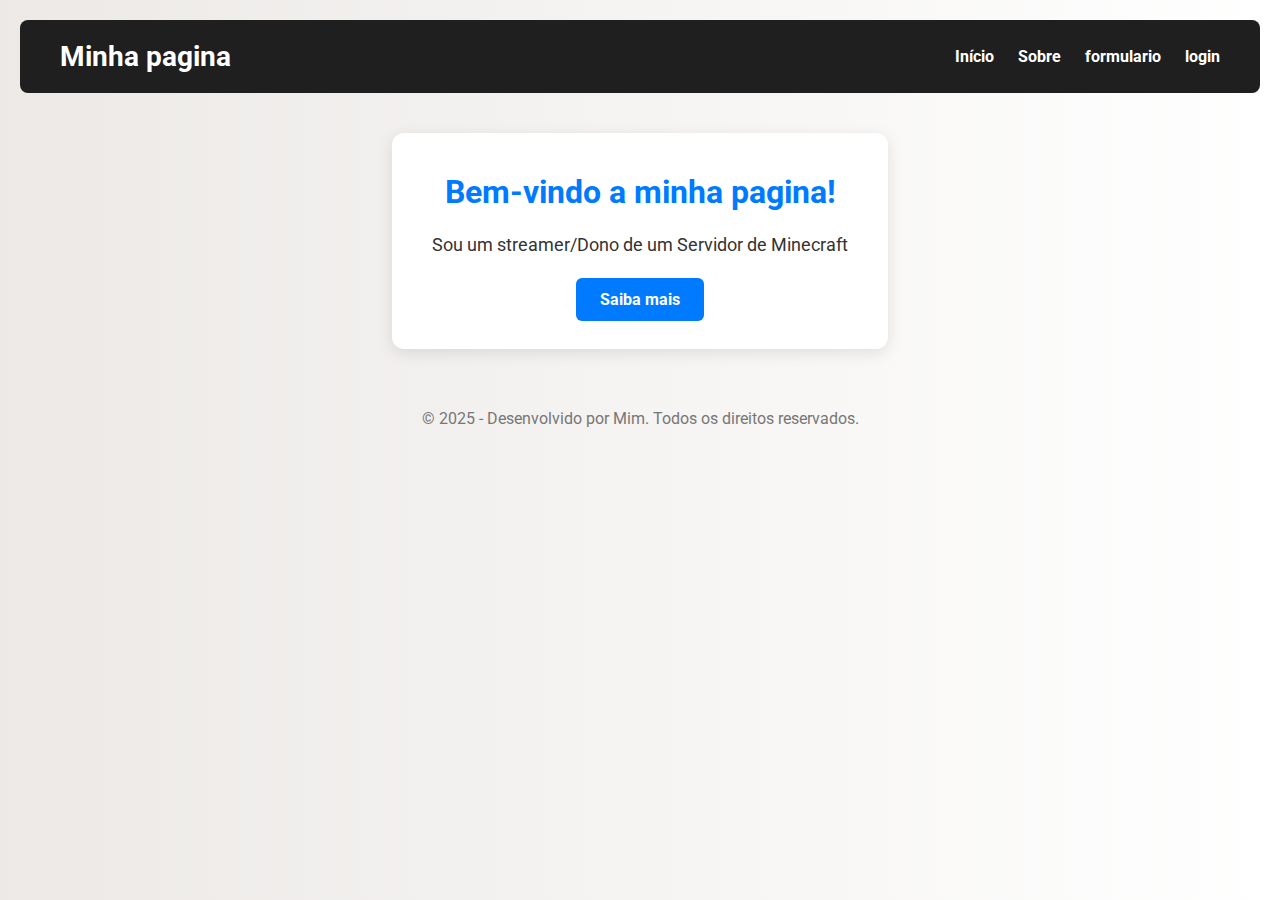
<file: index.html>
<!DOCTYPE html>
<html lang="pt-BR">
<head>
  <meta charset="UTF-8" />
  <meta name="viewport" content="width=device-width, initial-scale=1.0"/>
  <title>Pagina Principal</title>
  <link href="https://fonts.googleapis.com/css2?family=Roboto:wght@400;700&display=swap" rel="stylesheet">
  <style>
    * {
      margin: 0;
      padding: 0;
      box-sizing: border-box;
    }

    body {
      font-family: 'Roboto', sans-serif;
      background: linear-gradient(to right, #ece9e6, #ffffff);
      color: #333;
      padding: 20px;
    }

    header {
      background-color: #1f1f1f;
      color: white;
      padding: 20px 40px;
      border-radius: 8px;
      display: flex;
      justify-content: space-between;
      align-items: center;
    }

    header h1 {
      font-size: 28px;
    }

    nav a {
      margin-left: 20px;
      text-decoration: none;
      color: white;
      font-weight: bold;
      transition: color 0.3s;
    }

    nav a:hover {
      color: #f39c12;
    }

    main {
      margin-top: 40px;
      display: flex;
      flex-direction: column;
      align-items: center;
      text-align: center;
    }

    .hero {
      background-color: white;
      padding: 40px;
      border-radius: 12px;
      box-shadow: 0 4px 16px rgba(0, 0, 0, 0.1);
      max-width: 800px;
    }

    .hero h2 {
      font-size: 32px;
      margin-bottom: 20px;
      color: #007bff;
    }

    .hero p {
      font-size: 18px;
      line-height: 1.6;
      margin-bottom: 30px;
    }

    .btn {
      padding: 12px 24px;
      background-color: #007bff;
      color: white;
      text-decoration: none;
      border-radius: 6px;
      font-weight: bold;
      transition: background-color 0.3s;
    }

    .btn:hover {
      background-color: #0056b3;
    }

    footer {
      margin-top: 60px;
      text-align: center;
      color: #777;
    }

    @media (max-width: 600px) {
      header {
        flex-direction: column;
        align-items: flex-start;
      }

      nav {
        margin-top: 10px;
      }

      nav a {
        display: inline-block;
        margin: 5px 10px 0 0;
      }
    }
  </style>
</head>
<body>

  <header>
    <h1>Minha pagina</h1>
    <nav>
      <a href="index.html">Início</a>
      <a href="pagina1.html">Sobre</a>
      <a href="formulário.html">formulario</a>
      <a href="login.html">login</a>
    </nav>
  </header>

  <main>
    <section class="hero">
      <h2>Bem-vindo a minha pagina!</h2>
      <p>Sou um streamer/Dono de um Servidor de Minecraft</p>
      <a href="pagina1.html" class="btn">Saiba mais</a>
    </section>
  </main>

  <footer>
    <p>© 2025 - Desenvolvido por Mim. Todos os direitos reservados.</p>
  </footer>

</body>
</html>
</file>
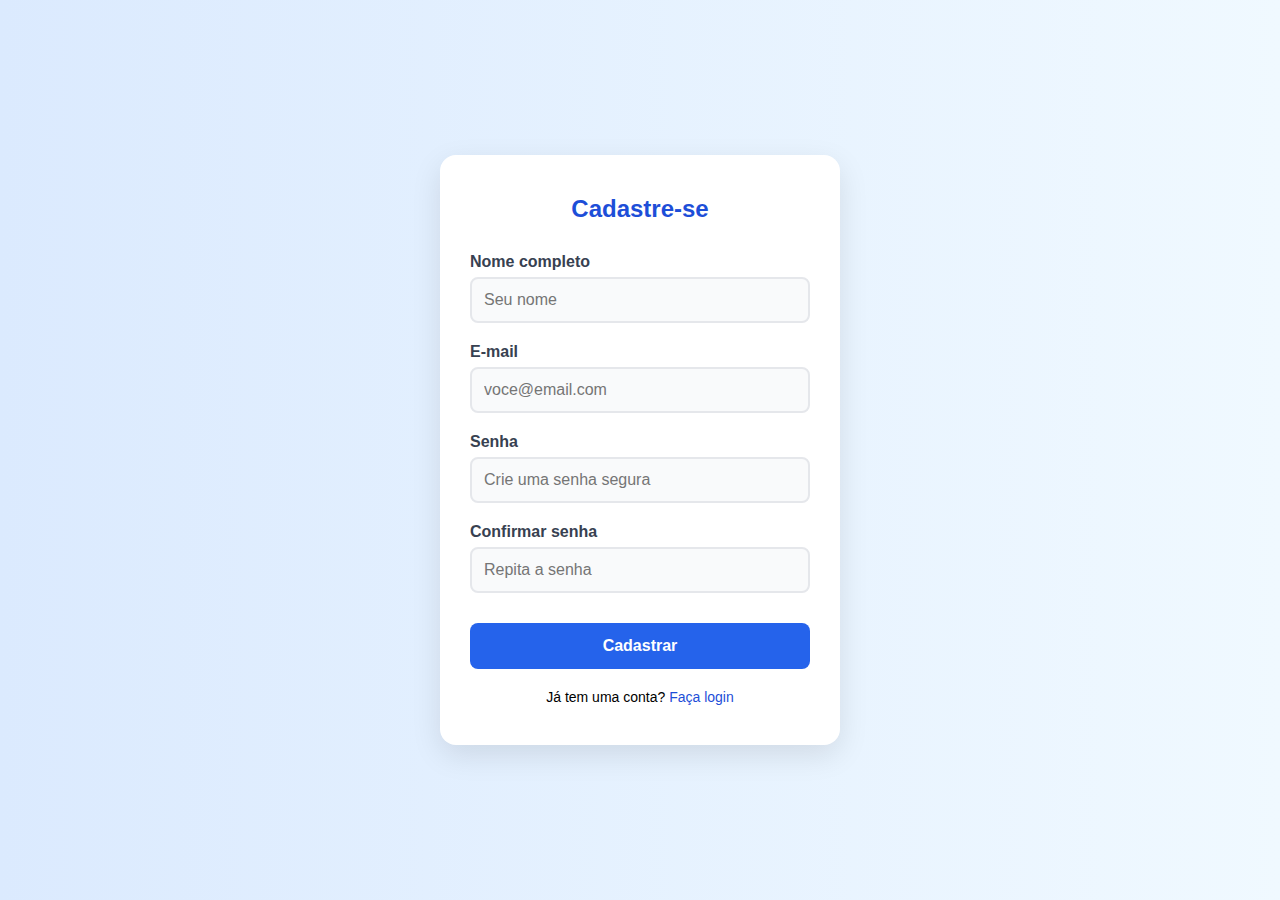
<file: cadastro.html>
<!DOCTYPE html>
<html lang="pt-BR">
<head>
  <meta charset="UTF-8" />
  <meta name="viewport" content="width=device-width, initial-scale=1.0"/>
  <title>Criar Conta</title>
  <link rel="stylesheet" href="auth.css" />
</head>
<body>

  <div class="auth-container">
    <h2>Cadastre-se</h2>
    <form action="#" method="POST">

      <div class="input-group">
        <label for="nome">Nome completo</label>
        <input type="text" id="nome" name="nome" placeholder="Seu nome" required />
      </div>

      <div class="input-group">
        <label for="email">E-mail</label>
        <input type="email" id="email" name="email" placeholder="voce@email.com" required />
      </div>

      <div class="input-group">
        <label for="senha">Senha</label>
        <input type="password" id="senha" name="senha" placeholder="Crie uma senha segura" required />
      </div>

      <div class="input-group">
        <label for="confirmar">Confirmar senha</label>
        <input type="password" id="confirmar" name="confirmar" placeholder="Repita a senha" required />
      </div>

      <button type="submit">Cadastrar</button>

      <p class="auth-link">
        Já tem uma conta? <a href="login.html">Faça login</a>
      </p>
    </form>
  </div>

</body>
</html>
</file>
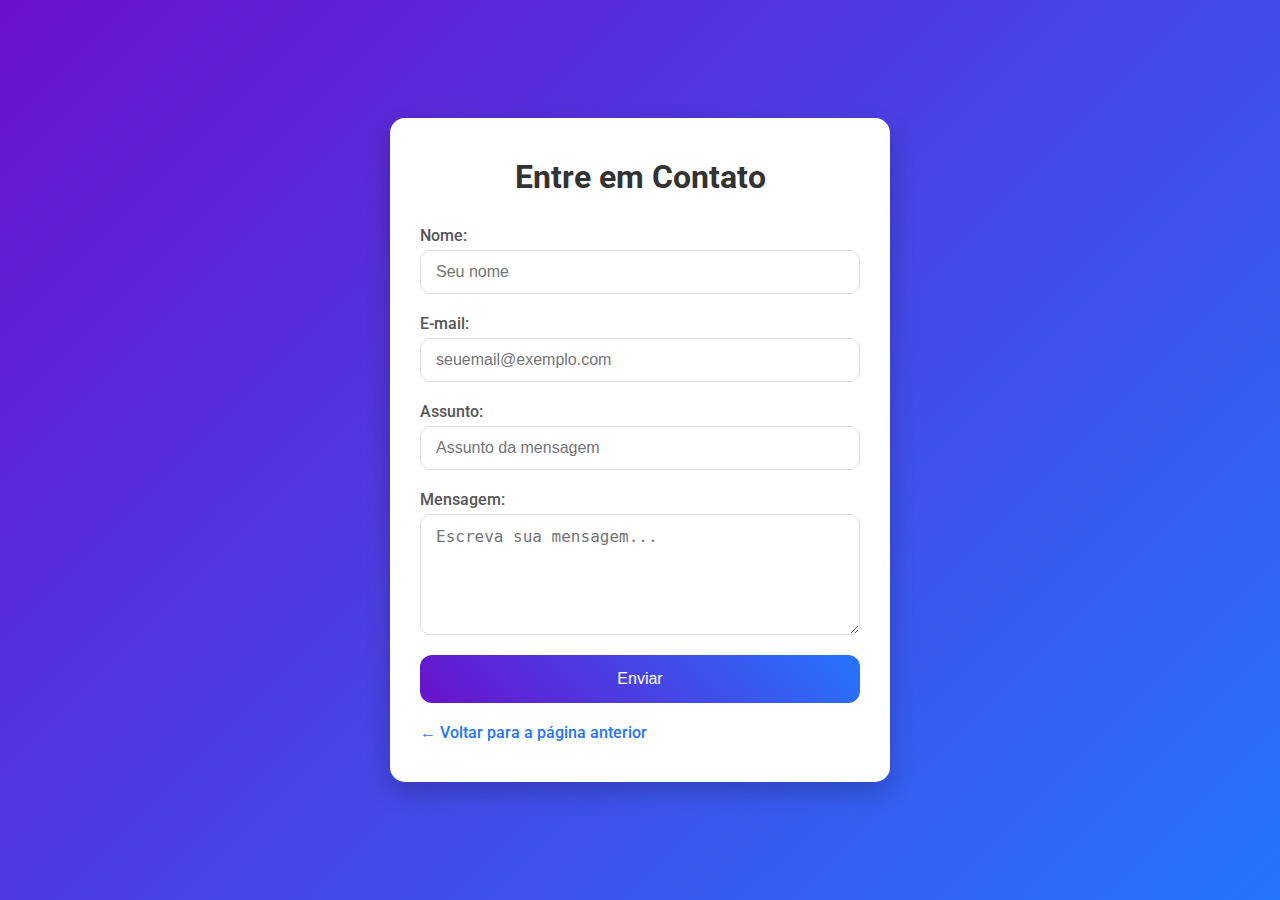
<file: contato.html>
<!DOCTYPE html>
<html lang="pt-BR">
<head>
    <meta charset="UTF-8">
    <meta name="viewport" content="width=device-width, initial-scale=1.0">
    <title>Contato</title>
    <link href="https://fonts.googleapis.com/css2?family=Roboto:wght@400;500;700&display=swap" rel="stylesheet">
    <style>
        * {
            box-sizing: border-box;
            margin: 0;
            padding: 0;
        }

        body {
            font-family: 'Roboto', sans-serif;
            background: linear-gradient(135deg, #6a11cb, #2575fc);
            height: 100vh;
            display: flex;
            justify-content: center;
            align-items: center;
        }

        .container {
            background: #fff;
            padding: 40px 30px;
            border-radius: 15px;
            box-shadow: 0 10px 25px rgba(0, 0, 0, 0.2);
            width: 100%;
            max-width: 500px;
            animation: fadeIn 1s ease forwards;
            position: relative;
        }

        @keyframes fadeIn {
            from { opacity: 0; transform: translateY(-20px); }
            to { opacity: 1; transform: translateY(0); }
        }

        h1 {
            text-align: center;
            color: #333;
            margin-bottom: 30px;
        }

        form {
            display: flex;
            flex-direction: column;
        }

        label {
            margin-bottom: 5px;
            font-weight: 500;
            color: #555;
        }

        input, textarea {
            padding: 12px 15px;
            margin-bottom: 20px;
            border: 1px solid #ddd;
            border-radius: 10px;
            font-size: 16px;
            transition: all 0.3s ease;
        }

        input:focus, textarea:focus {
            border-color: #2575fc;
            box-shadow: 0 0 10px rgba(37, 117, 252, 0.3);
            outline: none;
        }

        button {
            padding: 15px;
            background: linear-gradient(45deg, #6a11cb, #2575fc);
            color: white;
            font-size: 16px;
            border: none;
            border-radius: 12px;
            cursor: pointer;
            transition: all 0.3s ease;
        }

        button:hover {
            transform: scale(1.05);
            box-shadow: 0 8px 20px rgba(0, 0, 0, 0.3);
        }

        .success-message {
            display: none;
            margin-top: 20px;
            text-align: center;
            color: #28a745;
            font-weight: 500;
            animation: popUp 0.5s ease forwards;
        }

        @keyframes popUp {
            from { opacity: 0; transform: scale(0.8); }
            to { opacity: 1; transform: scale(1); }
        }

        .back-link {
            display: inline-block;
            margin-top: 20px;
            text-decoration: none;
            color: #2575fc;
            font-weight: 500;
            transition: color 0.3s ease;
        }

        .back-link:hover {
            color: #6a11cb;
        }

    </style>
</head>
<body>

<div class="container">
    <h1>Entre em Contato</h1>
    <form id="contactForm">
        <label for="name">Nome:</label>
        <input type="text" id="name" name="name" placeholder="Seu nome" required>

        <label for="email">E-mail:</label>
        <input type="email" id="email" name="email" placeholder="seuemail@exemplo.com" required>

        <label for="subject">Assunto:</label>
        <input type="text" id="subject" name="subject" placeholder="Assunto da mensagem" required>

        <label for="message">Mensagem:</label>
        <textarea id="message" name="message" rows="5" placeholder="Escreva sua mensagem..." required></textarea>

        <button type="submit">Enviar</button>
        <p class="success-message" id="successMessage">Mensagem enviada com sucesso!</p>
    </form>

    <!-- Link para voltar -->
    <a href="pagina1.html" class="back-link">← Voltar para a página anterior</a>
</div>

<script>
    const form = document.getElementById('contactForm');
    const successMessage = document.getElementById('successMessage');

    form.addEventListener('submit', function(e) {
        e.preventDefault();
        
        // Aqui você pode integrar com backend ou email
        successMessage.style.display = 'block';

        // Limpa o formulário
        form.reset();

        // Oculta a mensagem após 3 segundos
        setTimeout(() => {
            successMessage.style.display = 'none';
        }, 3000);
    });
</script>

</body>
</html>
</file>
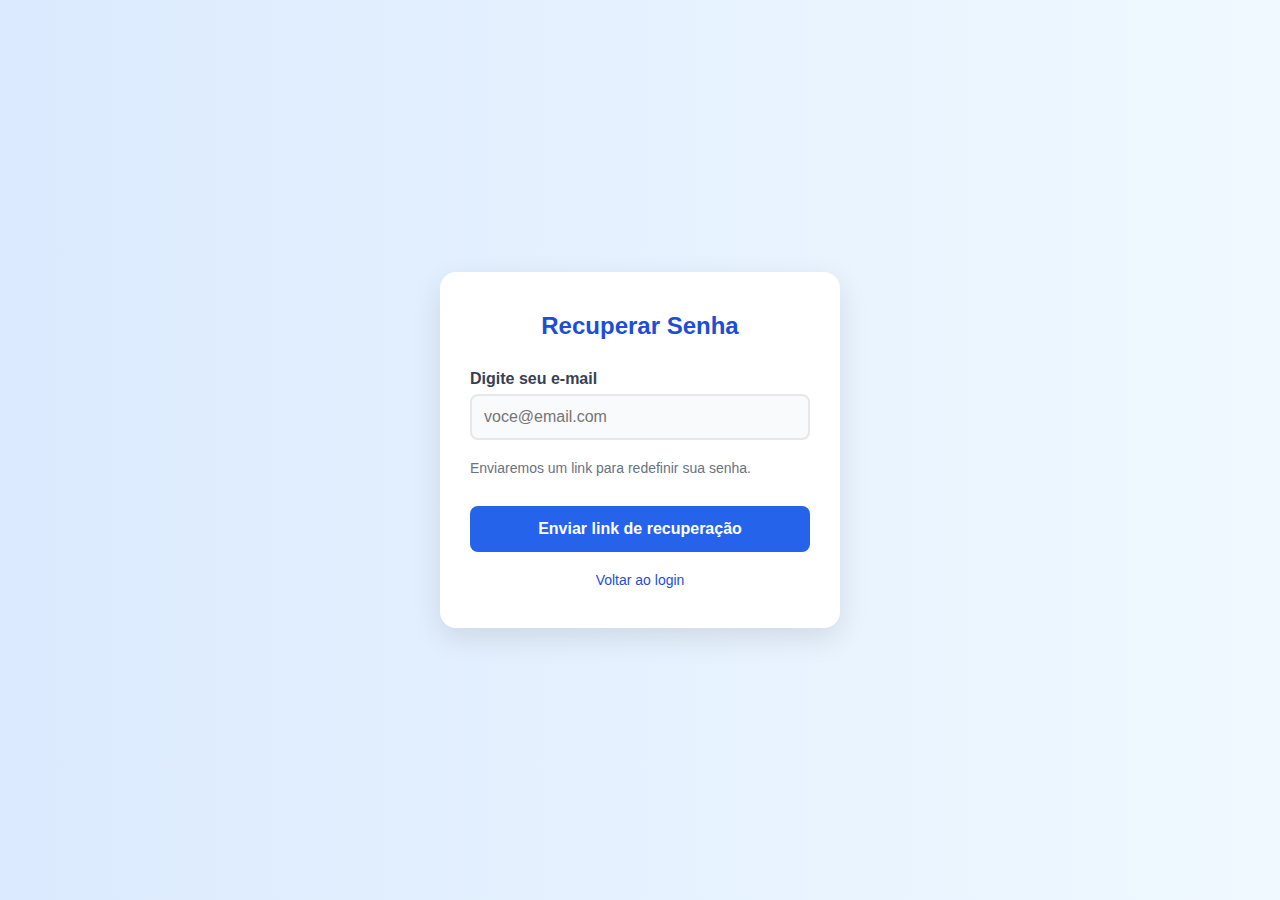
<file: esqueci-senha.html>
<!DOCTYPE html>
<html lang="pt-BR">
<head>
  <meta charset="UTF-8" />
  <meta name="viewport" content="width=device-width, initial-scale=1.0"/>
  <title>Recuperar Senha</title>
  <link rel="stylesheet" href="auth.css" />
</head>
<body>

  <div class="auth-container">
    <h2>Recuperar Senha</h2>
    <form action="#" method="POST">
      <div class="input-group">
        <label for="email">Digite seu e-mail</label>
        <input type="email" id="email" name="email" placeholder="voce@email.com" required />
      </div>

      <p class="info-text">Enviaremos um link para redefinir sua senha.</p>

      <button type="submit">Enviar link de recuperação</button>

      <p class="auth-link">
        <a href="login.html">Voltar ao login</a>
      </p>
    </form>
  </div>

</body>
</html>
</file>
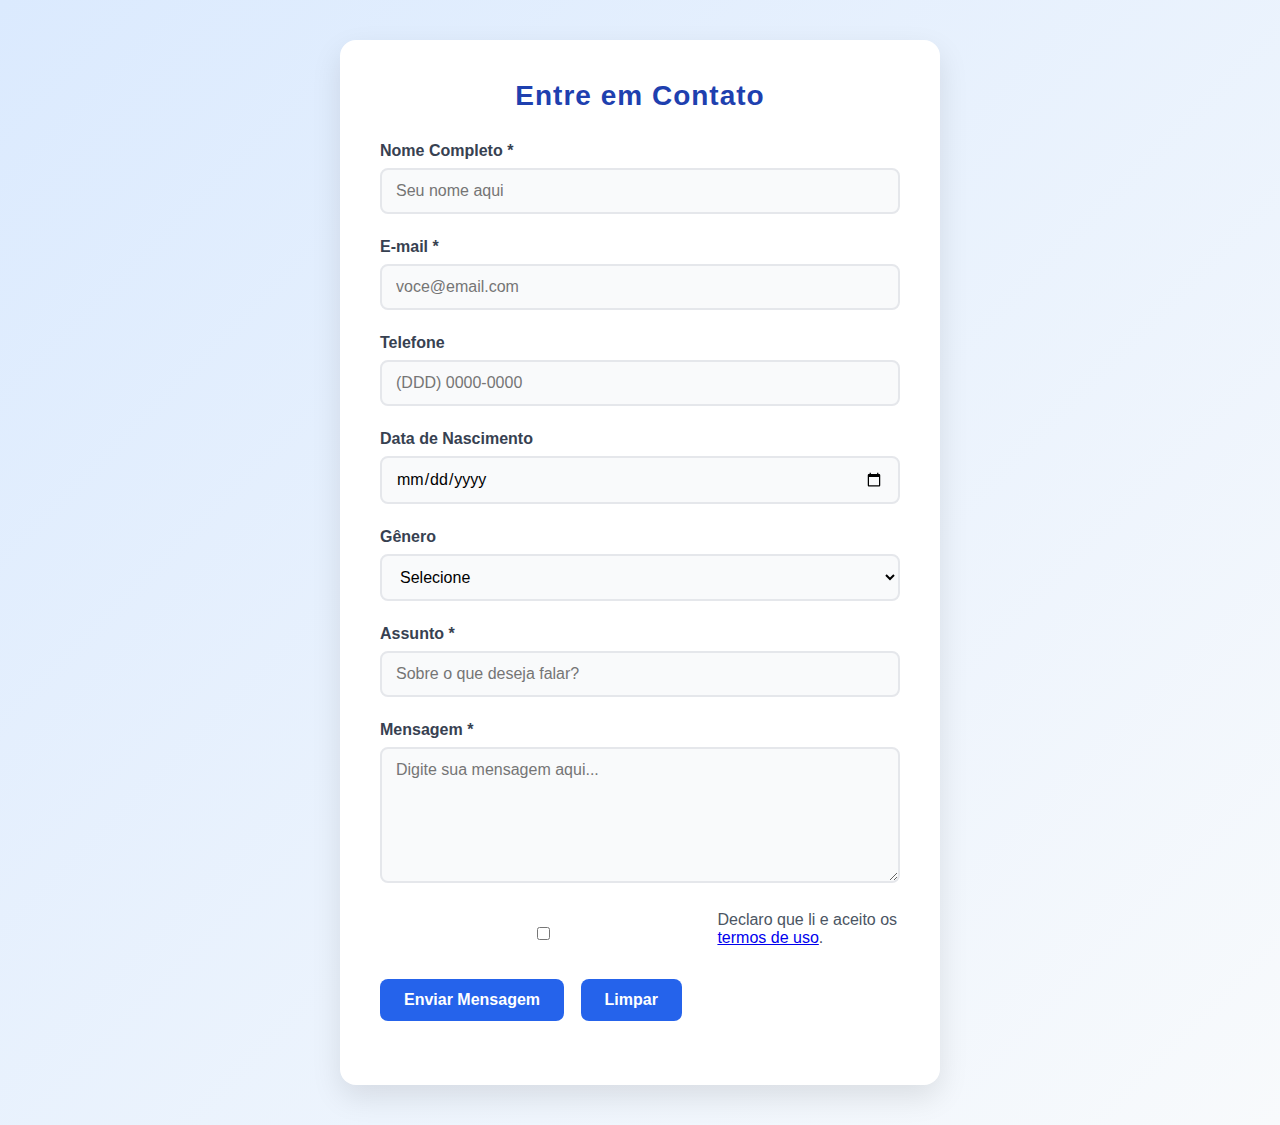
<file: formulário.html>
<!DOCTYPE html>
<html lang="pt-BR">
<head>
  <meta charset="UTF-8" />
  <meta name="viewport" content="width=device-width, initial-scale=1.0"/>
  <title>Formulário de Contato</title>
  <link rel="stylesheet" href="formulário.css" />
</head>
<body>

  <div class="container">
    <h1>Entre em Contato</h1>
    
    <form action="#" method="POST" aria-label="Formulário de Contato">
      
      <!-- Nome -->
      <div class="form-group">
        <label for="nome">Nome Completo <span aria-hidden="true">*</span></label>
        <input type="text" id="nome" name="nome" placeholder="Seu nome aqui" required />
      </div>

      <!-- Email -->
      <div class="form-group">
        <label for="email">E-mail <span aria-hidden="true">*</span></label>
        <input type="email" id="email" name="email" placeholder="voce@email.com" required />
      </div>

      <!-- Telefone -->
      <div class="form-group">
        <label for="telefone">Telefone</label>
        <input type="tel" id="telefone" name="telefone" placeholder="(DDD) 0000-0000" />
      </div>

      <!-- Data de Nascimento -->
      <div class="form-group">
        <label for="nascimento">Data de Nascimento</label>
        <input type="date" id="nascimento" name="nascimento" />
      </div>

      <!-- Gênero -->
      <div class="form-group">
        <label for="genero">Gênero</label>
        <select id="genero" name="genero">
          <option value="">Selecione</option>
          <option value="masculino">Masculino</option>
          <option value="feminino">Feminino</option>
          <option value="outro">Outro</option>
          <option value="nao-informar">Prefiro não informar</option>
        </select>
      </div>

      <!-- Assunto -->
      <div class="form-group">
        <label for="assunto">Assunto <span aria-hidden="true">*</span></label>
        <input type="text" id="assunto" name="assunto" placeholder="Sobre o que deseja falar?" required />
      </div>

      <!-- Mensagem -->
      <div class="form-group">
        <label for="mensagem">Mensagem <span aria-hidden="true">*</span></label>
        <textarea id="mensagem" name="mensagem" rows="6" placeholder="Digite sua mensagem aqui..." required></textarea>
      </div>

      <!-- Aceite de termos -->
      <div class="form-group checkbox">
        <input type="checkbox" id="aceite" name="aceite" required />
        <label for="aceite">Declaro que li e aceito os <a href="#">termos de uso</a>.</label>
      </div>

      <!-- Botões -->
      <div class="form-group">
        <button type="submit">Enviar Mensagem</button>
        <button type="reset">Limpar</button>
      </div>

    </form>
  </div>

</body>
</html>
</file>
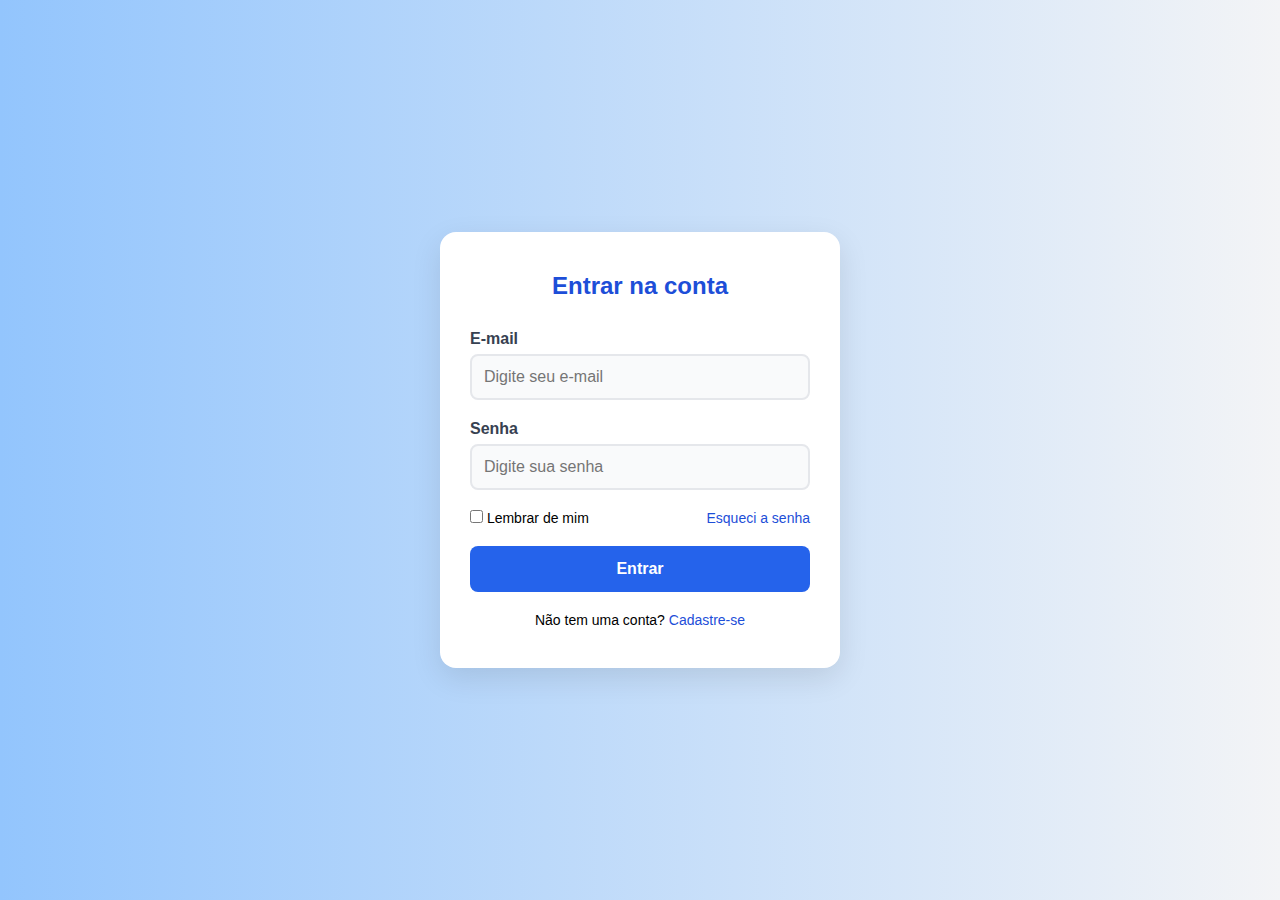
<file: login.html>
<!DOCTYPE html>
<html lang="pt-BR">
<head>
  <meta charset="UTF-8" />
  <meta name="viewport" content="width=device-width, initial-scale=1.0"/>
  <title>Login</title>
  <link rel="stylesheet" href="login.css" />
</head>
<body>

  <div class="login-container">
    <h2>Entrar na conta</h2>
    
    <form action="#" method="POST">
      <div class="input-group">
        <label for="email">E-mail</label>
        <input type="email" id="email" name="email" placeholder="Digite seu e-mail" required />
      </div>

      <div class="input-group">
        <label for="senha">Senha</label>
        <input type="password" id="senha" name="senha" placeholder="Digite sua senha" required />
      </div>

      <div class="actions">
        <label><input type="checkbox" name="lembrar"> Lembrar de mim</label>
        <a href="esqueci-senha.html">Esqueci a senha</a>
      </div>

      <button type="submit">Entrar</button>

      <p class="register">
        Não tem uma conta? <a href="cadastro.html">Cadastre-se</a>
      </p>
    </form>
  </div>

</body>
</html>
</file>
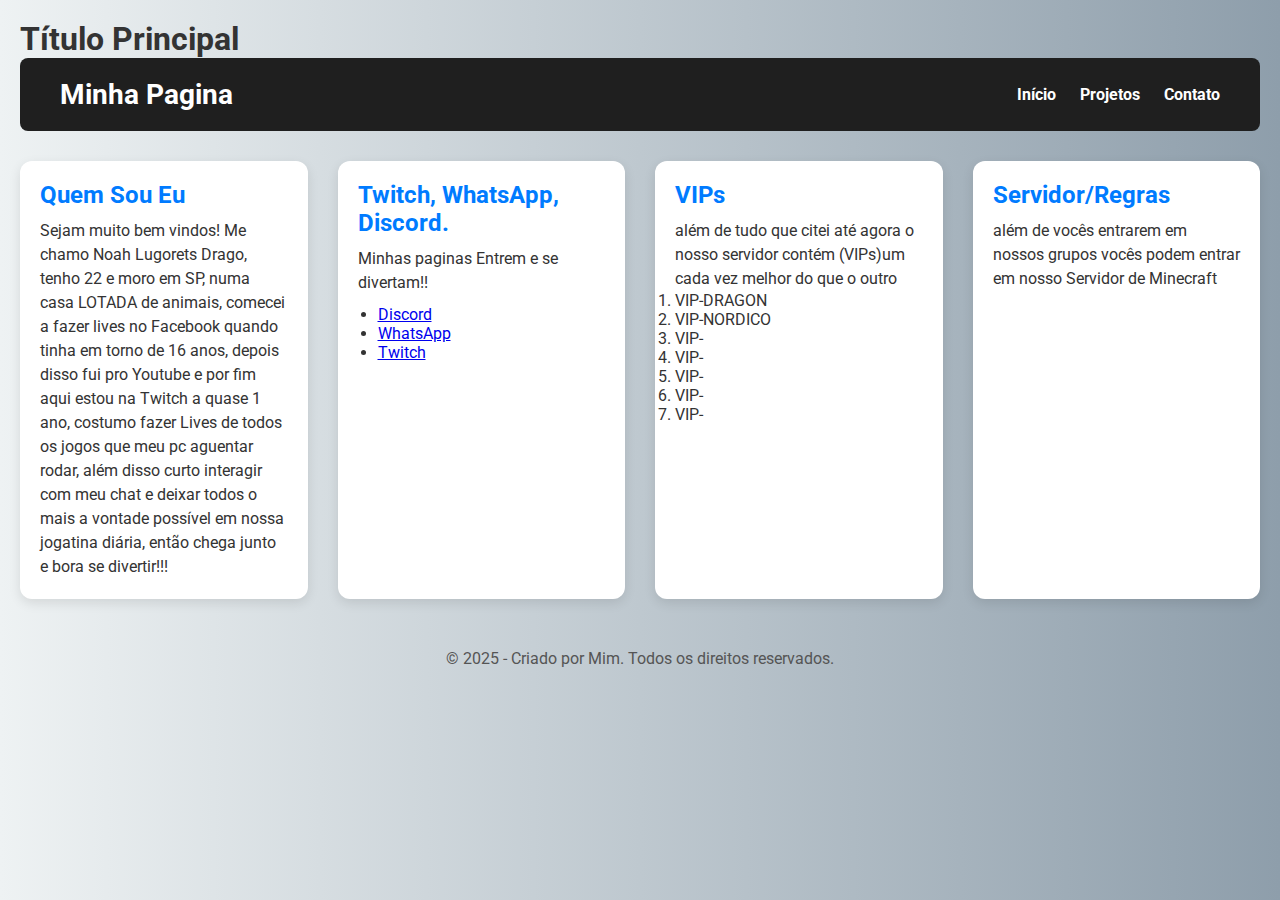
<file: pagina1.html>
<!DOCTYPE html>
<html lang="pt-BR">
<head>
    <meta charset="UTF-8" />
    <meta name="viewport" content="width=device-width, initial-scale=1.0"/>
    <title>Pagina inicial</title>
</head>
<body>
    <h1>Título Principal</h1>
    <link href="https://fonts.googleapis.com/css2?family=Roboto:wght@400;700&display=swap" rel="stylesheet">
  <style>
    * {
      margin: 0;
      padding: 0;
      box-sizing: border-box;
    }

    body {
      font-family: 'Roboto', sans-serif;
      background: linear-gradient(to right, #eef2f3, #8e9eab);
      color: #333;
      padding: 20px;
    }

    header {
      display: flex;
      justify-content: space-between;
      align-items: center;
      background: #1f1f1f;
      color: white;
      padding: 20px 40px;
      border-radius: 8px;
    }

    header h1 {
      font-size: 28px;
    }

    nav a {
      margin-left: 20px;
      text-decoration: none;
      color: white;
      font-weight: bold;
      transition: color 0.3s;
    }

    nav a:hover {
      color: #f39c12;
    }

    main {
      margin-top: 30px;
      display: grid;
      grid-template-columns: repeat(auto-fit, minmax(280px, 1fr));
      gap: 30px;
    }

    .card {
      background: white;
      border-radius: 12px;
      padding: 20px;
      box-shadow: 0 4px 12px rgba(0, 0, 0, 0.1);
      transition: transform 0.3s, box-shadow 0.3s;
    }

    .card:hover {
      transform: translateY(-5px);
      box-shadow: 0 8px 20px rgba(0, 0, 0, 0.15);
    }

    .card h2 {
      margin-bottom: 10px;
      color: #007bff;
    }

    .card p {
      line-height: 1.5;
    }

    .card ul {
      margin-top: 10px;
      padding-left: 20px;
    }

    footer {
      margin-top: 50px;
      text-align: center;
      color: #555;
    }

    @media (max-width: 600px) {
      header {
        flex-direction: column;
        align-items: flex-start;
      }

      nav {
        margin-top: 10px;
      }

      nav a {
        display: inline-block;
        margin: 5px 10px 0 0;
      }
    }
  </style>
</head>
<body>

  <header>
    <h1>Minha Pagina</h1>
    <nav>
      <a href="index.html">Início</a>
      <a href="#">Projetos</a>
      <a href="#">Contato</a>
    </nav>
  </header>

  <main>
    <section class="card">
      <h2>Quem Sou Eu</h2>
      <p>Sejam muito bem vindos! Me chamo Noah Lugorets Drago, tenho 22 e moro em SP, numa casa LOTADA de animais, comecei a fazer lives no Facebook quando tinha em torno de 16 anos, depois disso fui pro Youtube e por fim aqui estou na Twitch a quase 1 ano, costumo fazer Lives de todos os jogos que meu pc aguentar rodar, além disso curto interagir com meu chat e deixar todos o mais a vontade possível em nossa jogatina diária, então chega junto e bora se divertir!!!</p>
    </section>

    <section class="card">
      <h2>Twitch, WhatsApp, Discord.</h2>
      <p>Minhas paginas Entrem e se divertam!!</p>
      <ul>
    <li><a href="https://discord.gg/AY6Pgajtu3">Discord</a></li>
    <li><a href="https://chat.whatsapp.com/KGUm0Qq04T3573NKHPMP2E">WhatsApp</a></li>
    <li><a href="https://twitch.tv/noahdrago">Twitch</a></li>
     </ul>
    </section>

    <section class="card">
      <h2>VIPs</h2>
      <p>além de tudo que citei até agora o nosso servidor contém (VIPs)um cada vez melhor do que o outro</p>
      <ol>
         <li>VIP-DRAGON</li>
         <li>VIP-NORDICO</li>
         <li>VIP-</li>
         <li>VIP-</li>
         <li>VIP-</li>
         <li>VIP-</li>
         <li>VIP-</li>
     </ol>

    </section>

    <section class="card">
      <h2>Servidor/Regras</h2>
      <p>além de vocês entrarem em nossos grupos vocês podem entrar em nosso Servidor de Minecraft</p>
    </section>
  </main>

  <footer>
    <p>© 2025 - Criado por Mim. Todos os direitos reservados.</p>
  </footer>

 </body>
</html>
</file>
<file: auth.css>
* {
  box-sizing: border-box;
  margin: 0;
  padding: 0;
  font-family: 'Segoe UI', sans-serif;
}

body {
  background: linear-gradient(to right, #dbeafe, #f0f9ff);
  min-height: 100vh;
  display: flex;
  justify-content: center;
  align-items: center;
  padding: 30px;
}

.auth-container {
  background-color: white;
  padding: 40px 30px;
  border-radius: 16px;
  box-shadow: 0 10px 30px rgba(0, 0, 0, 0.1);
  width: 100%;
  max-width: 400px;
}

.auth-container h2 {
  text-align: center;
  color: #1d4ed8;
  margin-bottom: 30px;
}

.input-group {
  margin-bottom: 20px;
}

.input-group label {
  display: block;
  font-weight: 600;
  margin-bottom: 6px;
  color: #374151;
}

.input-group input {
  width: 100%;
  padding: 12px;
  border: 2px solid #e5e7eb;
  border-radius: 8px;
  font-size: 16px;
  background-color: #f9fafb;
  transition: border-color 0.3s ease;
}

.input-group input:focus {
  border-color: #3b82f6;
  background-color: #fff;
  outline: none;
}

button {
  width: 100%;
  padding: 14px;
  background-color: #2563eb;
  border: none;
  color: white;
  font-weight: bold;
  border-radius: 8px;
  font-size: 16px;
  cursor: pointer;
  margin-top: 10px;
  transition: background-color 0.3s ease;
}

button:hover {
  background-color: #1e3a8a;
}

.auth-link {
  margin-top: 20px;
  text-align: center;
  font-size: 14px;
}

.auth-link a {
  color: #1d4ed8;
  text-decoration: none;
}

.info-text {
  font-size: 14px;
  color: #6b7280;
  margin-bottom: 20px;
}
</file>
<file: formulário.css>
* {
  box-sizing: border-box;
  margin: 0;
  padding: 0;
  font-family: 'Segoe UI', sans-serif;
}

body {
  background: linear-gradient(135deg, #dbeafe, #f8fafc);
  min-height: 100vh;
  display: flex;
  justify-content: center;
  align-items: center;
  padding: 40px 20px;
}

.container {
  background-color: white;
  padding: 40px;
  border-radius: 16px;
  box-shadow: 0 12px 30px rgba(0, 0, 0, 0.1);
  max-width: 600px;
  width: 100%;
  transition: all 0.3s ease-in-out;
}

.container:hover {
  transform: scale(1.01);
  box-shadow: 0 20px 40px rgba(0, 0, 0, 0.15);
}

h1 {
  text-align: center;
  margin-bottom: 30px;
  color: #1e40af;
  font-size: 28px;
  letter-spacing: 1px;
}

.form-group {
  margin-bottom: 24px;
}

.form-group label {
  display: block;
  font-weight: 600;
  margin-bottom: 8px;
  color: #374151;
}

.form-group input,
.form-group select,
.form-group textarea {
  width: 100%;
  padding: 12px 14px;
  border: 2px solid #e5e7eb;
  border-radius: 8px;
  font-size: 16px;
  transition: border-color 0.3s, box-shadow 0.3s;
  background-color: #f9fafb;
}

.form-group input:focus,
.form-group select:focus,
.form-group textarea:focus {
  border-color: #3b82f6;
  background-color: #fff;
  box-shadow: 0 0 0 4px rgba(59, 130, 246, 0.2);
  outline: none;
}

textarea {
  resize: vertical;
  min-height: 100px;
}

.form-group.checkbox {
  display: flex;
  align-items: center;
}

.form-group.checkbox input[type="checkbox"] {
  margin-right: 10px;
}

.form-group.checkbox label {
  font-weight: normal;
  color: #4b5563;
}

button {
  padding: 12px 24px;
  border: none;
  border-radius: 8px;
  background-color: #2563eb;
  color: white;
  font-size: 16px;
  font-weight: bold;
  cursor: pointer;
  margin-right: 12px;
  transition: background-color 0.3s ease, transform 0.2s ease;
}

button:hover {
  background-color: #1e3a8a;
  transform: translateY(-2px);
}

button:active {
  transform: translateY(0);
}

@media (max-width: 600px) {
  .container {
    padding: 30px 20px;
  }

  h1 {
    font-size: 24px;
  }
}
</file>
<file: login.css>
* {
  margin: 0;
  padding: 0;
  box-sizing: border-box;
  font-family: 'Segoe UI', sans-serif;
}

body {
  background: linear-gradient(to right, #93c5fd, #f3f4f6);
  min-height: 100vh;
  display: flex;
  justify-content: center;
  align-items: center;
  padding: 20px;
}

.login-container {
  background-color: white;
  padding: 40px 30px;
  border-radius: 16px;
  box-shadow: 0 10px 30px rgba(0, 0, 0, 0.1);
  width: 100%;
  max-width: 400px;
  transition: 0.3s;
}

.login-container:hover {
  transform: scale(1.01);
}

h2 {
  text-align: center;
  color: #1d4ed8;
  margin-bottom: 30px;
}

.input-group {
  margin-bottom: 20px;
}

.input-group label {
  display: block;
  font-weight: 600;
  margin-bottom: 6px;
  color: #374151;
}

.input-group input {
  width: 100%;
  padding: 12px;
  border: 2px solid #e5e7eb;
  border-radius: 8px;
  font-size: 16px;
  background-color: #f9fafb;
  transition: border 0.3s;
}

.input-group input:focus {
  border-color: #3b82f6;
  background-color: #fff;
  outline: none;
}

.actions {
  display: flex;
  justify-content: space-between;
  align-items: center;
  margin-bottom: 20px;
  font-size: 14px;
}

.actions a {
  text-decoration: none;
  color: #1d4ed8;
}

button {
  width: 100%;
  padding: 14px;
  background-color: #2563eb;
  border: none;
  color: white;
  font-weight: bold;
  border-radius: 8px;
  font-size: 16px;
  cursor: pointer;
  transition: 0.3s;
}

button:hover {
  background-color: #1e3a8a;
}

.register {
  text-align: center;
  margin-top: 20px;
  font-size: 14px;
}

.register a {
  color: #1d4ed8;
  text-decoration: none;
}
</file>
